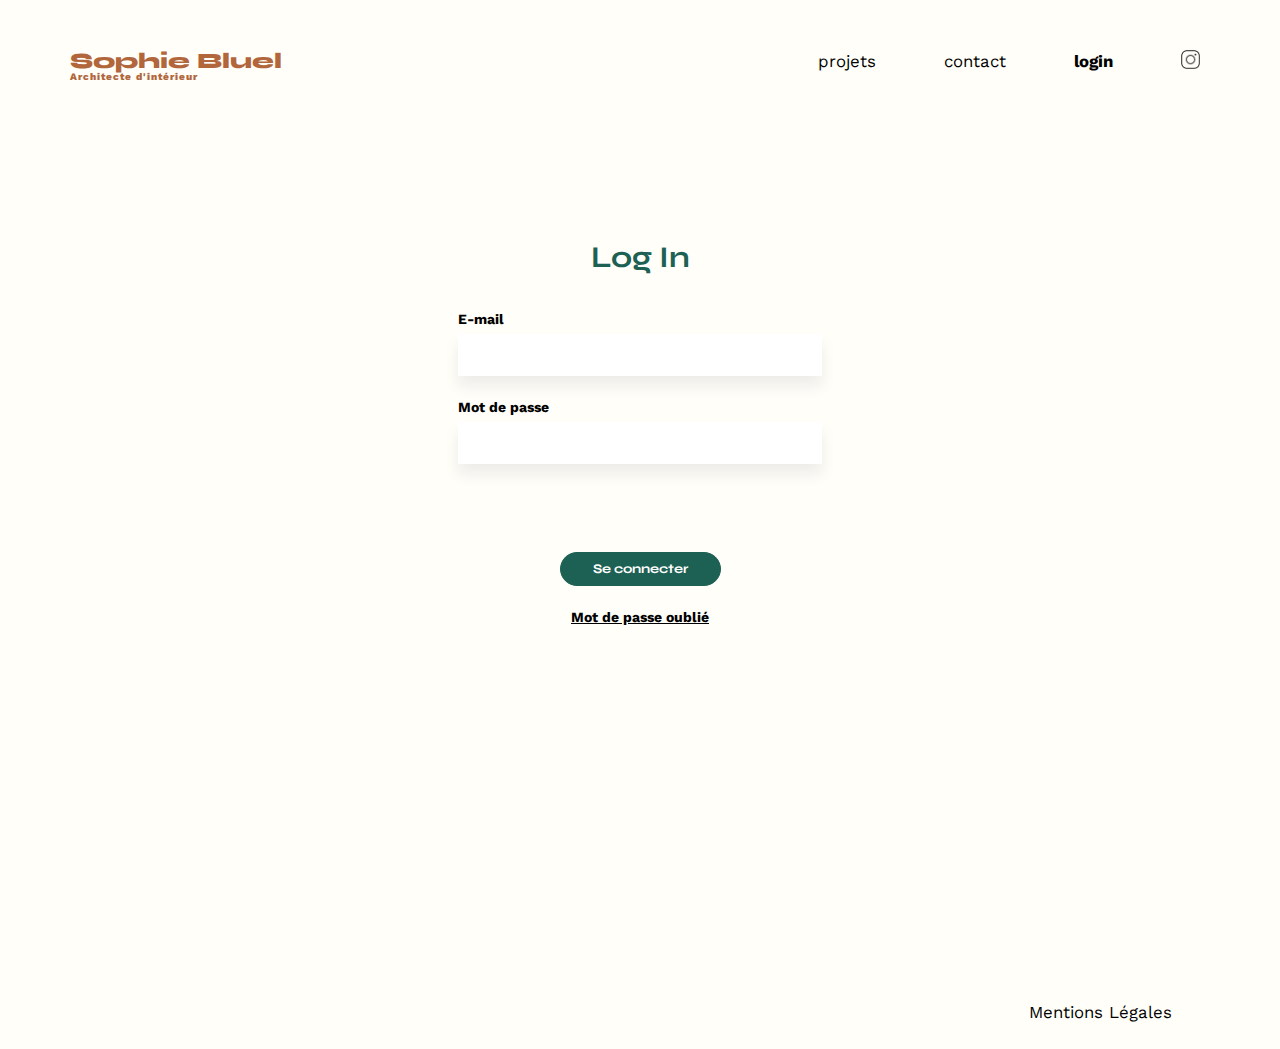
<file: FrontEnd/login.html>
<!DOCTYPE html>
<html lang="en">
<head>
    <meta charset="UTF-8">
    <title>Sophie Bluel - Architecte d'intérieur</title>
    <meta name="viewport" content="width=device-width, initial-scale=1.0">
    <link rel="preconnect" href="https://fonts.googleapis.com">
    <link rel="preconnect" href="https://fonts.gstatic.com" crossorigin>
    <link href="https://fonts.googleapis.com/css2?family=Syne:wght@700;800&family=Work+Sans&display=swap"
          rel="stylesheet">
    <meta name="description" content="">
    <link rel="stylesheet" href="./assets/style.css">
    <script src="login.js" defer></script>
</head>
<body>
<header>
    <h1>Sophie Bluel <span>Architecte d'intérieur</span></h1>
    <nav>
        <ul class="ul_btn">
            <li><a href="index.html">projets</a></li>
            <li>contact</li>
            <li class="btn_login">login</li>
            <li><img class="instagram_logo" src="./assets/icons/instagram.png" alt="Instagram"></li>
        </ul>
    </nav>
</header>
<main>
    <form id="form1" name="form_login" class="form_login" method="post" action="" onsubmit="return validated()">
        <div class="div_form">
            <h2 class="login">Log In</h2>
            <div class="div_input">
                <label class="login_label" for="userlogin">E-mail</label>
                <input class="input" type="email" name="login" id="userlogin">
            </div>
            <div class="div_input">
                <label class="pass_label" for="userpass">Mot de passe</label>
                <input class="input" type="password" name="password" id="userpass">
                <!-- <p id="empty_text">Veuillez renseigner les champs.</p>
                <p id="error_login">Email et/ou Mot de passe incorrect(s).</p> -->
            </div>
        </div>
        <div class="div_form">
            <button class="btn_Tologin">Se connecter</button>
            <a class="btn_forget_pass" href="#">Mot de passe oublié</a>
        </div>
    </form>
</main>
<footer>
    <nav>
        <ul>
            <li>Mentions Légales</li>
        </ul>
    </nav>
</footer>
</body>
</html>
</file>
<file: FrontEnd/assets/style.css>
/* http://meyerweb.com/eric/tools/css/reset/
   v2.0 | 20110126
   License: none (public domain)
*/

html, body, div, span, applet, object, iframe,
h1, h2, h3, h4, h5, h6, p, blockquote, pre,
a, abbr, acronym, address, big, cite, code,
del, dfn, em, img, ins, kbd, q, s, samp,
small, strike, strong, sub, sup, tt, var,
b, u, i, center,
dl, dt, dd, ol, ul, li,
fieldset, form, label, legend,
table, caption, tbody, tfoot, thead, tr, th, td,
article, aside, canvas, details, embed,
figure, figcaption, footer, header, hgroup,
menu, nav, output, ruby, section, summary,
time, mark, audio, video {
	margin: 0;
	padding: 0;
	border: 0;
	font-size: 100%;
	font: inherit;
	vertical-align: baseline;
}

/* HTML5 display-role reset for older browsers */
article, aside, details, figcaption, figure,
footer, header, hgroup, menu, nav, section {
	display: block;
}

body {
	line-height: 1;
}

ol, ul {
	list-style: none;
}

blockquote, q {
	quotes: none;
}

blockquote:before, blockquote:after,
q:before, q:after {
	content: '';
	content: none;
}

table {
	border-collapse: collapse;
	border-spacing: 0;
}

/** end reset css**/
body {
	max-width: 1140px;
	margin:auto;
	font-family: 'Work Sans' ;
	font-size: 14px;
	background-color: #fffef8;
}

header {
	display: flex;
	justify-content: space-between;
	margin: 50px 0
}

section {
	margin: 50px 0
}

h1{
	display: flex;
	flex-direction: column;
	font-family: 'Syne';
	font-size: 22px;
	font-weight: 800;
	color: #B1663C
}

h1 > span {
	font-family: 'Work Sans';
	font-size:10px;
	letter-spacing: 0.1em;
;
}

h2{
	font-family: 'Syne';
	font-weight: 700;
	font-size: 30px;
	color: #1D6154
}

nav ul {
	display: flex;
	align-items: center;
	list-style-type: none;
}

/* CURSOR POINTER FOR HEADER */
.ul_btn {
	cursor: pointer;
	gap: 3rem;
}

.ul_btn a {
	text-decoration: none;
	color: inherit;
}

.instagram_logo {
	height: 1.2rem;
}

/* WEIGHT WHEN ON LOGIN PAGE */
.btn_login {
	font-weight: 700;
}

nav li {
	padding: 0 10px;
	font-size: 1.2em;
}

li:hover {
	color: #B1663C;
}

#introduction {
	display: flex;
	align-items: center;
	margin-top: 10rem;
	margin-bottom: 10rem;
}

#introduction figure {
	flex: 1
}

#introduction img {
	display: block;
	margin: auto;
	width: 80%;
}

#introduction article {
	flex: 1
}

#introduction h2 {
	margin-bottom: 1em;
}

#introduction p {
	margin-bottom: 1.5em;
	padding-right: 10rem;
}

#portfolio h2 {
	text-align: center;
	margin-bottom: 1em;
}

.button_filter {
	color: #1D6154;
	display: flex;
	justify-content: center;
	margin-bottom: 2.5rem;
	gap: 10px;
}

/* STYLE BUTTONS FILTER */
.button_text {
	font-family: 'Syne';
	font-weight: 700;
	color: #1D6154;
	border: 1px solid #1D6154;
	background-color: transparent;
	border-radius: 60px;
	padding: 0.5rem 1rem 0.5rem 1rem;
	cursor: pointer;
}

.button_filter button:hover {
	background-color: #1D6154;
	color: white;
}

.button_filter button:focus {
	background-color: #1D6154;
	color: white;
}

.gallery {
	width: 100%;
	display: grid;
	grid-template-columns: 1fr 1fr 1fr;
	grid-column-gap: 20px;
	grid-row-gap: 20px;
}

.gallery img {
	width: 100%;

}

#contact {
	width: 50%;
margin: auto;

}

#contact > * {
	text-align: center;

}

#contact h2{
	margin-bottom: 20px;
}

#contact form {
	text-align: left;
	margin-top:30px;
	display: flex;
	flex-direction: column;
}

#contact input {
	height: 50px;
	font-size: 1.2em;
	border: none;
	box-shadow: 0px 4px 14px rgba(0, 0, 0, 0.09);
}

#contact label {
	margin: 2em 0 1em 0;
}

#contact textarea {
	border: none;
	box-shadow: 0px 4px 14px rgba(0, 0, 0, 0.09);
}

input[type="submit"]{
	font-family: 'Syne';
	font-weight: 700;
	color: white;
	background-color: #1D6154;
	margin : 2em auto ;
	width: 180px;
	text-align: center;
	border-radius: 60px ;
}

footer nav ul {
	display: flex;
	justify-content: flex-end;
	margin: 2em
}


.form_login {
	margin-top: 10rem;
}

.div_form {
	display: flex;
	align-items: center;
	justify-content: center;
	flex-direction: column;
	gap: 1.5rem;
}

.login {
	display: flex;
	justify-content: center;
	margin-bottom: 1rem;

}

.div_input {
	display: flex;
	justify-content: center;
	flex-direction: column;
	gap: 0.5rem;
	width: 32%;
}

.login_label {
	font-weight: 700;
}

.pass_label {
	font-weight: 700;
}

 .input {
	 height: 2.5rem;
	 border: none;
	 box-shadow: 0 10px 15px #eeece9;
 }

 .btn_Tologin {
	 font-family: 'Syne';
	 font-weight: 700;
	 color: #ffffff;
	 border: 1px solid #1D6154;
	 background-color: #1D6154;
	 border-radius: 60px;
	 padding: 0.5rem 2rem;
	 cursor: pointer;
	 margin-top: 2.5rem;
 }

 .btn_forget_pass {
	 font-weight: 700;
	 color: black;
	 margin-bottom: 22rem;
 }
.btn_forget_pass a:visited{
	color: inherit;
}

.button_filter {
	color: #1D6154;
	display: flex;
	justify-content: center;
	margin-bottom: 2.5rem;
	gap: 10px;
}

.button_text {
	font-family: 'Syne';
	font-weight: 700;
	color: #1D6154;
	border: 1px solid #1D6154;
	background-color: transparent;
	border-radius: 60px;
	padding: 0.5rem 1rem 0.5rem 1rem;
	cursor: pointer;
}

.button_filter button:hover {
	background-color: #1D6154;
	color: white;
}

.button_filter button:focus {
	background-color: #1D6154;
	color: white;
}

#empty_text {
	/*display: none;*/
	color: red;
}

#error_login {
	/*display: none;*/
	color: red;
}

.blackBanner {
	position: absolute;
	top: 0;
	left: 0;
	width: 100%;
	height: 60px;
	background-color: black;
	z-index: 999;
}

.divBlackBanner {
	height: 60px;
	display: flex;
	justify-content: center;
	align-items: center;
	gap: 0.5em;
}

.fa-pen-to-square {
	font-size: 17px;
	position: center;
	color: white;

}

.linkEditor {
	font-size: 15px;
	color: white;
}

.buttonEdit {
	margin-left: 15px;
	border-radius: 30px;
	padding: 10px 25px;
	background-color: white;
	cursor: pointer;
}

.spanButton {
	font-family: 'Work Sans';
	font-size: 15px;
	font-weight: 600;
}

.divEdit1 {
	display: flex;
	gap: 0.6em;
	padding-top: 10px;
	margin-left: 55px;
}

.faPen_Black {
	font-size: 17px;
	color: black;
	cursor: pointer;
}

.textModifier {
	font-family: 'Work Sans';
	padding-top: 2px;
	cursor: pointer;
}

.divH2 {
	display: flex;
	justify-content: center;
	gap: 0.6em;
	padding-top: 10px;
	margin-left: 120px;
}

.buttonH2 {
	display: flex;
	align-items: center;
	gap: 0.6em;
	margin-left: 30px;
	cursor: pointer;
	border: none;
	background-color: transparent;
}

.modal {
	position: fixed;
	display: flex;
	justify-content: center;
	align-items: center;
	top: 0;
	left: 0;
	width: 100%;
	height: 100%;
	background: rgba(0, 0, 0, 0.2);
}

.modal_wrapper1 {
	position: relative;
	background-color: white;
	height: 690px;
	width: 600px;
	border-radius: 10px;
}

.modal_wrapper2 {
	position: relative;
	background-color: white;
	height: 675px;
	width: 600px;
	border-radius: 10px;
}

.fa-xmark {
	position: absolute;
	right: 0;
	padding: 20px 25px 0 0;
	font-size: 17px;
	background-color: transparent;
	border: none;
	cursor: pointer;
}

.titleModal {
	font-family: 'Work Sans';
	text-align: center;
	padding: 55px 0;
	font-weight: 500;
	color: black;
}

.imagesModal {
	display: grid;
	grid-template-columns: repeat(5, 1fr);
	grid-template-rows: repeat(3, 1fr);
	grid-gap: 10px;
	padding: 0 100px;
	margin-bottom: 40px;
}

.imageContainer {
	position: relative;
}

.imageContainer:hover .buttonArrow {
	display: block;
}

.imagesModal img {
	position: relative;
	max-width: 100%;
}

.buttonArrow {
	display: none;
	position: absolute;
	top: 0;
	right: 0;
	margin-right: 20px;
	margin-top: 4px;
	padding: 2px 2px 2px 2px;
	background-color: black;
	border: none;
	border-radius: 2px;
	cursor: pointer;
}

.buttonArrow:hover {
	display: block;
}

.fa-arrows-up-down-left-right {
	display: block;
	text-align: center;
	color: white;
	font-size: 10px;
}

.buttonTrash {
	position: absolute;
	top: 0;
	right: 0;
	margin-right: 4px;
	margin-top: 4px;
	padding: 2px 2px 2px 2px;
	background-color: black;
	border: none;
	border-radius: 2px;
	cursor: pointer;
}

.fa-trash {
	display: block;
	text-align: center;
	color: white;
	font-size: 10px;
}

.buttonTextImg {
	padding-left: 0;
	cursor: pointer;
	border: none;
	background-color: transparent;
}

.lineGrey {
	background-color: #c2c2c2;
	margin: 0 100px;
	height: 1px;
}

.addButton {
	display: block;
	margin: 0 auto;
	font-family: 'Syne';
	font-weight: 700;
	color: #ffffff;
	border: none;
	background-color: #1D6154;
	border-radius: 60px;
	padding: 0.5rem 3rem;
	cursor: pointer;
	margin-top: 40px;
}

.deleteHref {
	font-size: 10px;
	display: block;
	margin: 0 auto;
	text-align: center;
	font-family: 'Syne';
	color: red;
	cursor: pointer;
	margin-top: 20px;
}

.fa-arrow-left {
	position: absolute;
	left: 0;
	padding: 20px 0 0 25px;
	font-size: 17px;
	background-color: transparent;
	border: none;
	cursor: pointer;
}

.divAddPhoto {
	display: flex;
	align-items: center;
	flex-direction: column;
	background-color: #e8f1f6;
	/*margin: 0 100px 30px 100px;*/
	margin: 0 0 30px 100px;
	width: 400px;
	height: 205px;
}

.logoImageSvg {
	display: block;
	margin: 0 auto;
	color: #cbd6dc;
	font-size: 70px;
	padding-top: 40px;
}

.addPhoto {
	display: block;
	margin: 0 auto;
	width: 27%;
	font-weight: 600;
	color: #306685;
	border: none;
	background-color: #cbd6dc;
	border-radius: 60px;
	padding: 0.7rem 2.5rem;
	cursor: pointer;
	margin-top: 20px;
	margin-bottom: 10px;
}

.spanAddPhoto {
	display: block;
	text-align: center;
	font-size: 9px;
	padding-bottom: 25px;
	color: #1c1c1c;
}

.divInput1 {
	display: flex;
	align-items: center;
	flex-direction: column;
	margin: 0 100px 22px 100px;
}

.divInput2 {
	display: flex;
	align-items: center;
	flex-direction: column;
	margin: 0 100px 22px 100px;
}

.addButton2 {
	display: block;
	margin: 0 auto;
	font-family: 'Syne';
	font-weight: 700;
	color: #ffffff;
	border: none;
	background-color: #a7a7a7;
	border-radius: 60px;
	padding: 0.5rem 5rem;
	/*cursor: pointer;*/
	/*background-color: #1D6154;*/
}

.input2 {
	width: 100%;
	height: 2.5rem;
	border: none;
	box-shadow: 0 10px 15px #eeece9;
	text-indent: 15px;
}

#categorieimage {
	width: 100%;
	height: 2.5rem;
	border: none;
	box-shadow: 0 10px 15px #eeece9;
	text-indent: 15px;
}

.lineGrey2 {
	background-color: #c2c2c2;
	margin: 40px 100px 30px 100px;
	height: 0.5px;
}

.label {
	align-self: start;
	padding-bottom: 10px;
}

.emptyValue {
	/*display: none;*/
	color: red;
}

.errorValue {
	/*display: none;*/
	color: red;
}

.hidden {
	display: none;
}

.divAddPhoto img {
	object-fit: contain;
	height: 100%;
}
</file>
